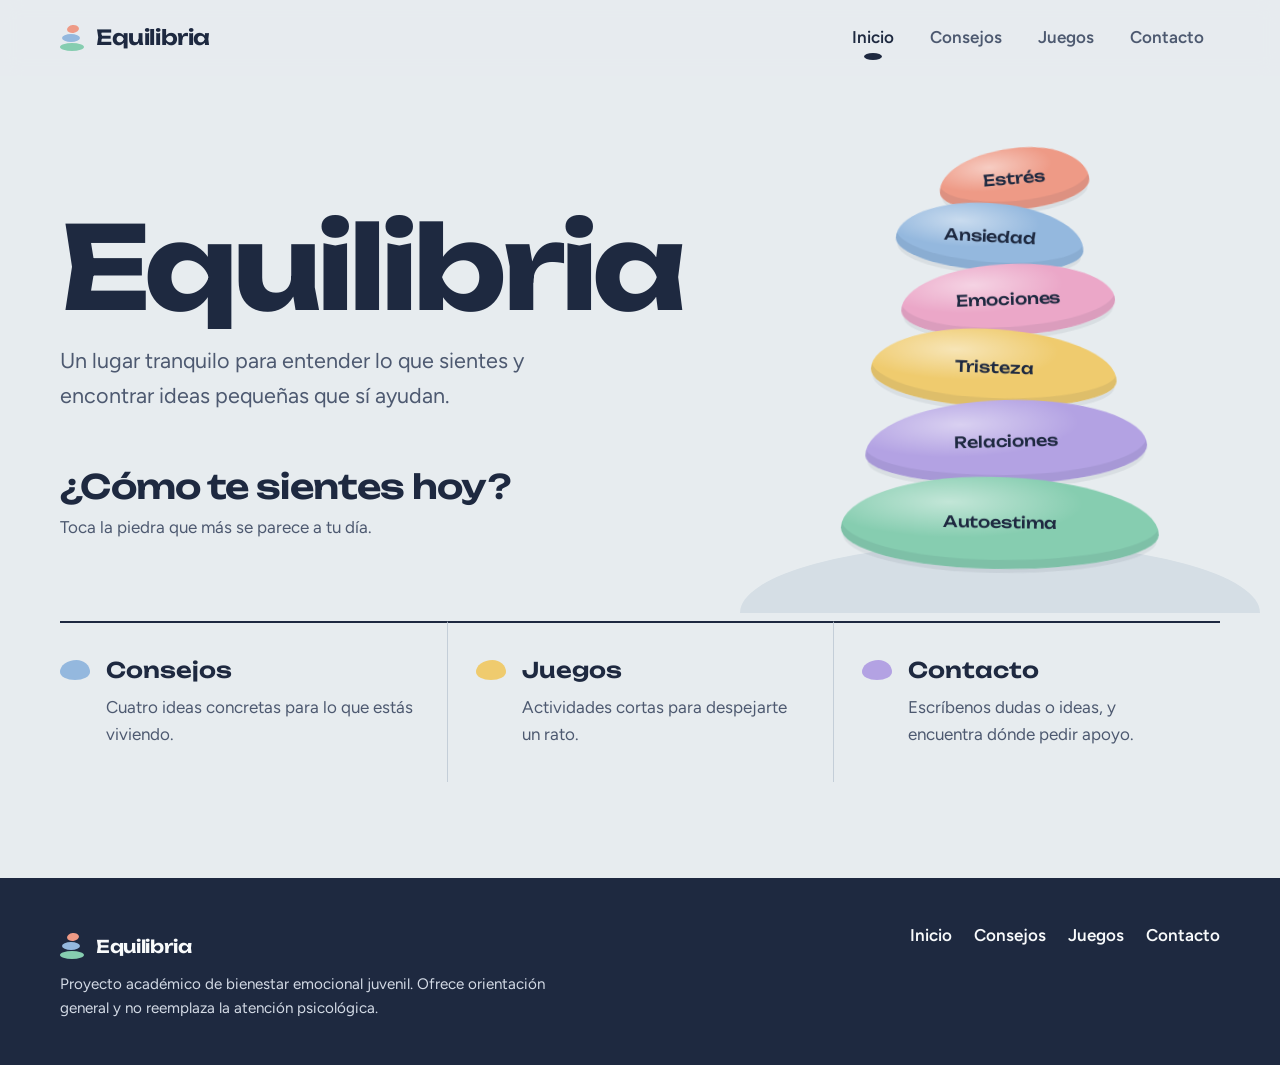
<file: index.html>
<!DOCTYPE html>
<html lang="es">
<head>
  <meta charset="utf-8">
  <meta name="viewport" content="width=device-width, initial-scale=1">
  <meta name="description" content="Equilibria: un espacio juvenil de bienestar emocional">
  <title>Equilibria | Tu espacio de bienestar emocional</title>
  <link rel="preconnect" href="https://fonts.googleapis.com">
  <link rel="preconnect" href="https://fonts.gstatic.com" crossorigin>
  <link href="https://fonts.googleapis.com/css2?family=Figtree:ital,wght@0,400;0,600;0,700;1,400&family=Unbounded:wght@500;600;700&display=swap" rel="stylesheet">
  <link rel="stylesheet" href="css/estilos.css">
</head>
<body>
  <a class="saltars" href="#contenido">Saltar al contenido</a>

  <header class="cabecera">
    <nav class="nav contenedor" aria-label="Navegación principal">
      <a class="marca" href="index.html">
        <span class="marca-pila" aria-hidden="true"><i></i><i></i><i></i></span>
        Equilibria
      </a>
      <button class="menu-boton" id="boton-menu" type="button" aria-expanded="false" aria-controls="enlaces-nav">Menú</button>
      <div class="nav-enlaces" id="enlaces-nav">
        <a href="index.html">Inicio</a>
        <a href="consejos.html">Consejos</a>
        <a href="juegos.html">Juegos</a>
        <a href="contacto.html">Contacto</a>
      </div>
    </nav>
  </header>

  <main id="contenido">

    <section class="portada contenedor" id="explorar">
      <div class="portada-texto">
        <h1 class="titulo-marca">Equilibria</h1>
        <p class="portada-lema">Un lugar tranquilo para entender lo que sientes y encontrar ideas pequeñas que sí ayudan.</p>

        <h2 class="pregunta" id="pregunta">¿Cómo te sientes hoy?</h2>
        <p class="pregunta-ayuda">Toca la piedra que más se parece a tu día.</p>

        <div class="aviso-seleccion" id="acceso-rapido" hidden>
          <p>La última vez elegiste <strong data-tema-actual></strong>.</p>
          <a class="boton chico" data-enlace-consejos href="consejos.html">Ver mis consejos</a>
        </div>
      </div>

      <div class="pila" id="opciones-tema" role="group" aria-labelledby="pregunta"></div>
    </section>


    <nav class="accesos contenedor" aria-label="Explorar Equilibria">
      <a class="acceso tema-azul" href="consejos.html">
        <span class="acceso-guijarro" aria-hidden="true"></span>
        <strong>Consejos</strong>
        <span>Cuatro ideas concretas para lo que estás viviendo.</span>
      </a>
      <a class="acceso tema-amarillo" href="juegos.html">
        <span class="acceso-guijarro" aria-hidden="true"></span>
        <strong>Juegos</strong>
        <span>Actividades cortas para despejarte un rato.</span>
      </a>
      <a class="acceso tema-violeta" href="contacto.html">
        <span class="acceso-guijarro" aria-hidden="true"></span>
        <strong>Contacto</strong>
        <span>Escríbenos dudas o ideas, y encuentra dónde pedir apoyo.</span>
      </a>
    </nav>
  </main>

  <footer class="pie">
    <div class="contenedor pie-contenido">
      <div>
        <a class="marca" href="index.html">
          <span class="marca-pila" aria-hidden="true"><i></i><i></i><i></i></span>
          Equilibria
        </a>
        <p>Proyecto académico de bienestar emocional juvenil. Ofrece orientación general y no reemplaza la atención psicológica.</p>
      </div>
      <nav class="pie-enlaces" aria-label="Enlaces del pie">
        <a href="index.html">Inicio</a>
        <a href="consejos.html">Consejos</a>
        <a href="juegos.html">Juegos</a>
        <a href="contacto.html">Contacto</a>
      </nav>
    </div>
  </footer>

  <script src="js/equilibria.js"></script>
</body>
</html>
</file>
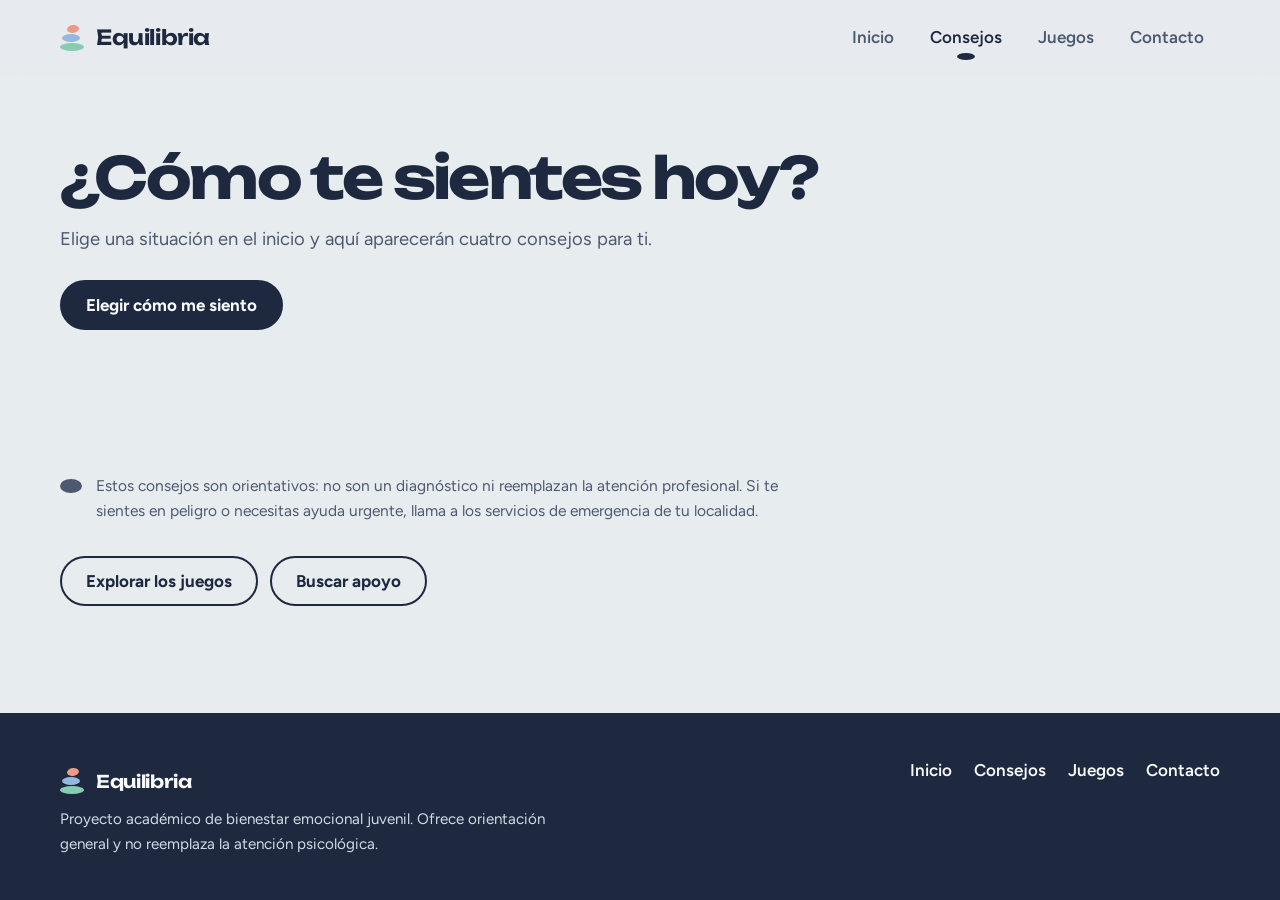
<file: consejos.html>
<!DOCTYPE html>
<html lang="es">
<head>
  <meta charset="utf-8">
  <meta name="viewport" content="width=device-width, initial-scale=1">
  <meta name="description" content="Equilibria: un espacio juvenil de bienestar emocional">
  <title>Mis consejos | Equilibria</title>
  <link rel="preconnect" href="https://fonts.googleapis.com">
  <link rel="preconnect" href="https://fonts.gstatic.com" crossorigin>
  <link href="https://fonts.googleapis.com/css2?family=Figtree:ital,wght@0,400;0,600;0,700;1,400&family=Unbounded:wght@500;600;700&display=swap" rel="stylesheet">
  <link rel="stylesheet" href="css/estilos.css">
</head>
<body>
  <a class="saltars" href="#contenido">Saltar al contenido</a>

  <header class="cabecera">
    <nav class="nav contenedor" aria-label="Navegación principal">
      <a class="marca" href="index.html">
        <span class="marca-pila" aria-hidden="true"><i></i><i></i><i></i></span>
        Equilibria
      </a>
      <button class="menu-boton" id="boton-menu" type="button" aria-expanded="false" aria-controls="enlaces-nav">Menú</button>
      <div class="nav-enlaces" id="enlaces-nav">
        <a href="index.html">Inicio</a>
        <a href="consejos.html">Consejos</a>
        <a href="juegos.html">Juegos</a>
        <a href="contacto.html">Contacto</a>
      </div>
    </nav>
  </header>

  <main id="contenido">

    <section class="cabecera-consejos" id="cabecera-consejos"></section>

    <section class="zona-consejos">
      <div class="contenedor">
        <p class="instruccion" id="instruccion-consejos" hidden>Toca una tarjeta para leerla. Vuelve a tocarla para cerrarla.</p>
        <div class="grid-consejos" id="lista-consejos" aria-live="polite"></div>

        <p class="nota" id="nota-consejos" hidden>Estos consejos son orientativos: no son un diagnóstico ni reemplazan la atención profesional. Si te sientes en peligro o necesitas ayuda urgente, llama a los servicios de emergencia de tu localidad.</p>

        <div class="fila-acciones">
          <a href="juegos.html" class="boton secundario">Explorar los juegos</a>
          <a href="contacto.html" class="boton secundario">Buscar apoyo</a>
        </div>
      </div>
    </section>
  </main>

  <footer class="pie">
    <div class="contenedor pie-contenido">
      <div>
        <a class="marca" href="index.html">
          <span class="marca-pila" aria-hidden="true"><i></i><i></i><i></i></span>
          Equilibria
        </a>
        <p>Proyecto académico de bienestar emocional juvenil. Ofrece orientación general y no reemplaza la atención psicológica.</p>
      </div>
      <nav class="pie-enlaces" aria-label="Enlaces del pie">
        <a href="index.html">Inicio</a>
        <a href="consejos.html">Consejos</a>
        <a href="juegos.html">Juegos</a>
        <a href="contacto.html">Contacto</a>
      </nav>
    </div>
  </footer>

  <script src="js/equilibria.js"></script>
</body>
</html>
</file>
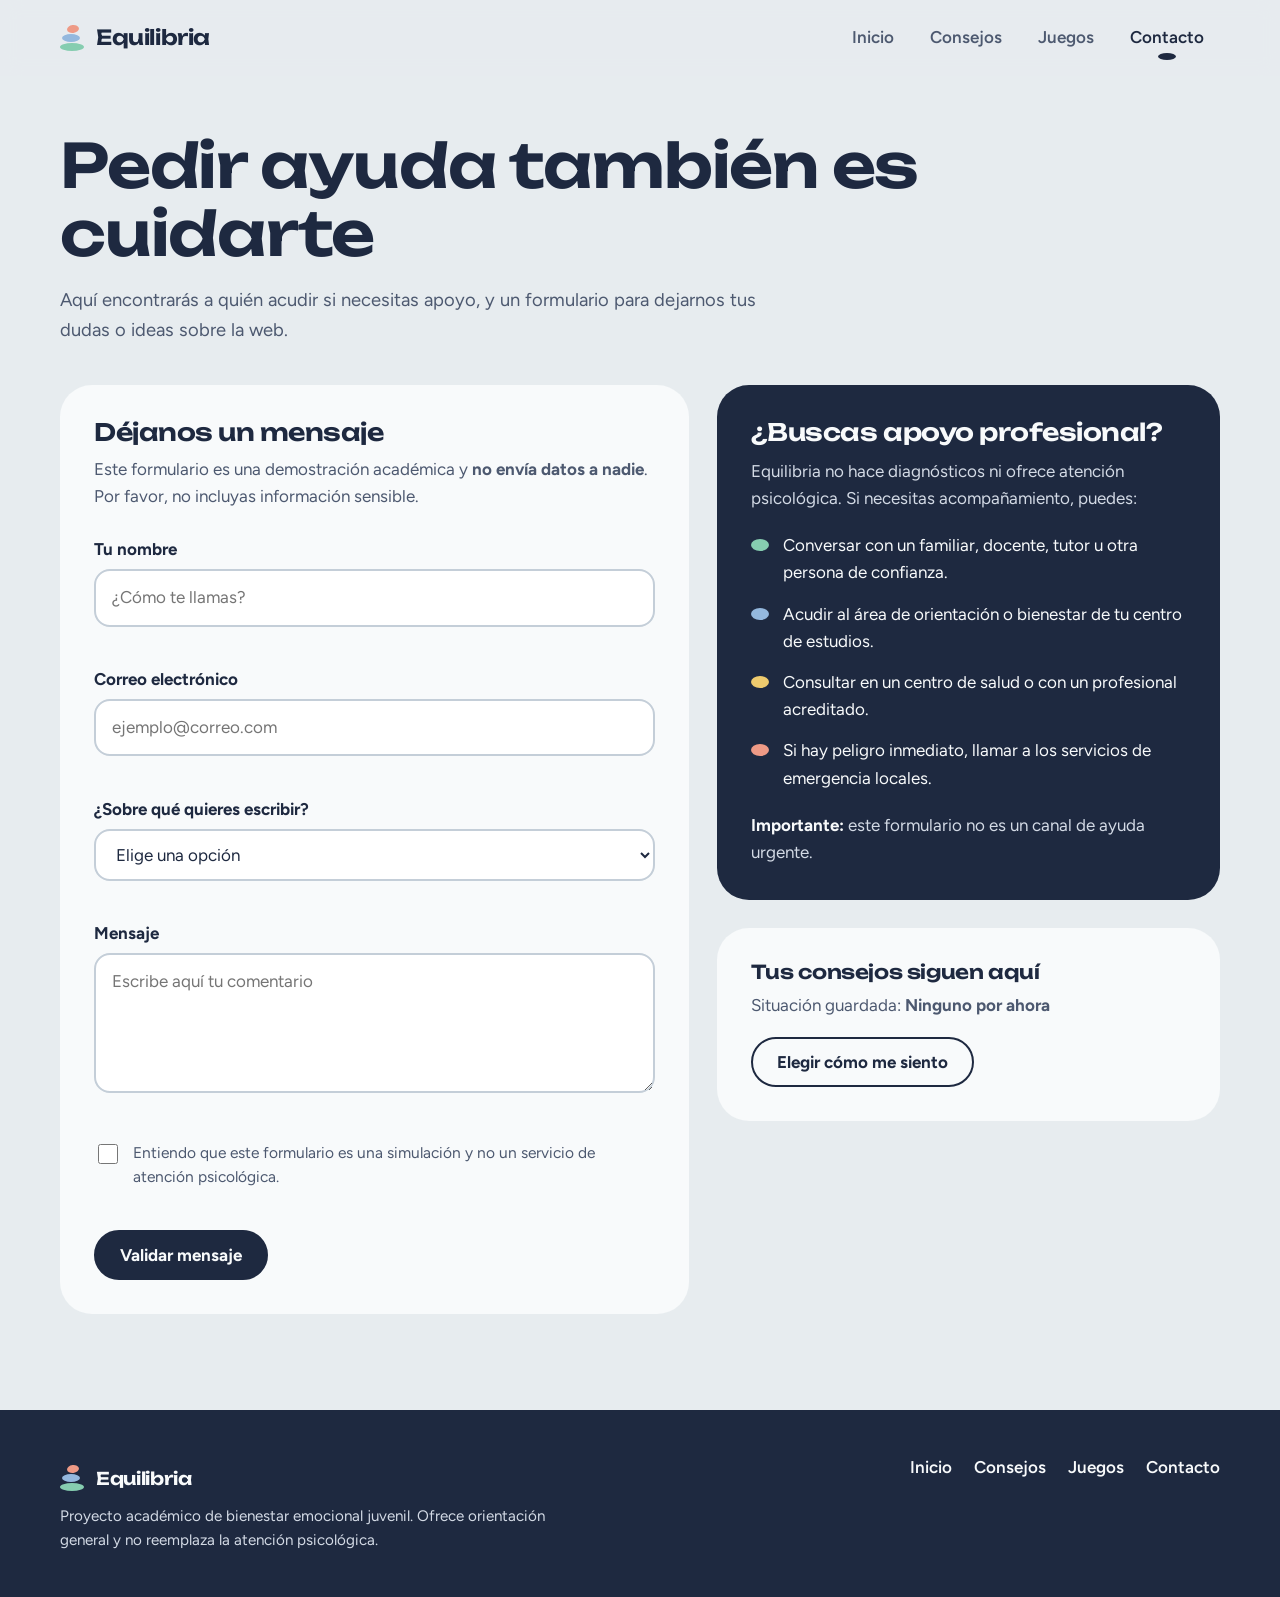
<file: contacto.html>
<!DOCTYPE html>
<html lang="es">
<head>
  <meta charset="utf-8">
  <meta name="viewport" content="width=device-width, initial-scale=1">
  <meta name="description" content="Equilibria: un espacio juvenil de bienestar emocional">
  <title>Ayuda y contacto | Equilibria</title>
  <link rel="preconnect" href="https://fonts.googleapis.com">
  <link rel="preconnect" href="https://fonts.gstatic.com" crossorigin>
  <link href="https://fonts.googleapis.com/css2?family=Figtree:ital,wght@0,400;0,600;0,700;1,400&family=Unbounded:wght@500;600;700&display=swap" rel="stylesheet">
  <link rel="stylesheet" href="css/estilos.css">
</head>
<body>
  <a class="saltars" href="#contenido">Saltar al contenido</a>

  <header class="cabecera">
    <nav class="nav contenedor" aria-label="Navegación principal">
      <a class="marca" href="index.html">
        <span class="marca-pila" aria-hidden="true"><i></i><i></i><i></i></span>
        Equilibria
      </a>
      <button class="menu-boton" id="boton-menu" type="button" aria-expanded="false" aria-controls="enlaces-nav">Menú</button>
      <div class="nav-enlaces" id="enlaces-nav">
        <a href="index.html">Inicio</a>
        <a href="consejos.html">Consejos</a>
        <a href="juegos.html">Juegos</a>
        <a href="contacto.html">Contacto</a>
      </div>
    </nav>
  </header>

  <main id="contenido">
    <section class="encabezado contenedor">
      <h1>Pedir ayuda también es cuidarte</h1>
      <p>Aquí encontrarás a quién acudir si necesitas apoyo, y un formulario para dejarnos tus dudas o ideas sobre la web.</p>
    </section>

    <section class="contenedor grid-contacto">
      <div class="bloque">
        <h2>Déjanos un mensaje</h2>
        <p>Este formulario es una demostración académica y <strong>no envía datos a nadie</strong>. Por favor, no incluyas información sensible.</p>

        <form class="formulario" id="form-contacto" novalidate>
          <div class="grupo-form">
            <label for="nombre">Tu nombre</label>
            <input id="nombre" name="nombre" autocomplete="name" maxlength="70" placeholder="¿Cómo te llamas?" required>
            <small class="error" id="error-nombre"></small>
          </div>
          <div class="grupo-form">
            <label for="correo">Correo electrónico</label>
            <input id="correo" name="correo" type="email" autocomplete="email" maxlength="120" placeholder="ejemplo@correo.com" required>
            <small class="error" id="error-correo"></small>
          </div>
          <div class="grupo-form">
            <label for="motivo">¿Sobre qué quieres escribir?</label>
            <select id="motivo" name="motivo" required>
              <option value="">Elige una opción</option>
              <option value="consulta">Consulta general</option>
              <option value="sugerencia">Sugerencia para la web</option>
              <option value="tecnico">Problema técnico</option>
            </select>
            <small class="error" id="error-motivo"></small>
          </div>
          <div class="grupo-form">
            <label for="mensaje">Mensaje</label>
            <textarea id="mensaje" name="mensaje" maxlength="500" placeholder="Escribe aquí tu comentario" required></textarea>
            <small class="error" id="error-mensaje"></small>
          </div>
          <div>
            <label class="fila-check">
              <input id="acepto" type="checkbox" required>
              <span>Entiendo que este formulario es una simulación y no un servicio de atención psicológica.</span>
            </label>
            <small class="error" id="error-acepto"></small>
          </div>
          <button class="boton" type="submit">Validar mensaje</button>
          <div class="confirmacion" id="confirmacion" role="status" aria-live="polite" hidden></div>
        </form>
      </div>

      <aside>
        <div class="cuadro-ayuda">
          <h2>¿Buscas apoyo profesional?</h2>
          <p>Equilibria no hace diagnósticos ni ofrece atención psicológica. Si necesitas acompañamiento, puedes:</p>
          <ul class="lista-ayuda">
            <li>Conversar con un familiar, docente, tutor u otra persona de confianza.</li>
            <li>Acudir al área de orientación o bienestar de tu centro de estudios.</li>
            <li>Consultar en un centro de salud o con un profesional acreditado.</li>
            <li>Si hay peligro inmediato, llamar a los servicios de emergencia locales.</li>
          </ul>
          <p><strong>Importante:</strong> este formulario no es un canal de ayuda urgente.</p>
        </div>

        <div class="bloque bloque-tema">
          <h3>Tus consejos siguen aquí</h3>
          <p>Situación guardada: <strong data-tema-actual></strong></p>
          <a class="boton secundario" data-enlace-consejos href="consejos.html">Consejos</a>
        </div>
      </aside>
    </section>
  </main>

  <footer class="pie">
    <div class="contenedor pie-contenido">
      <div>
        <a class="marca" href="index.html">
          <span class="marca-pila" aria-hidden="true"><i></i><i></i><i></i></span>
          Equilibria
        </a>
        <p>Proyecto académico de bienestar emocional juvenil. Ofrece orientación general y no reemplaza la atención psicológica.</p>
      </div>
      <nav class="pie-enlaces" aria-label="Enlaces del pie">
        <a href="index.html">Inicio</a>
        <a href="consejos.html">Consejos</a>
        <a href="juegos.html">Juegos</a>
        <a href="contacto.html">Contacto</a>
      </nav>
    </div>
  </footer>

  <script src="js/equilibria.js"></script>
</body>
</html>
</file>
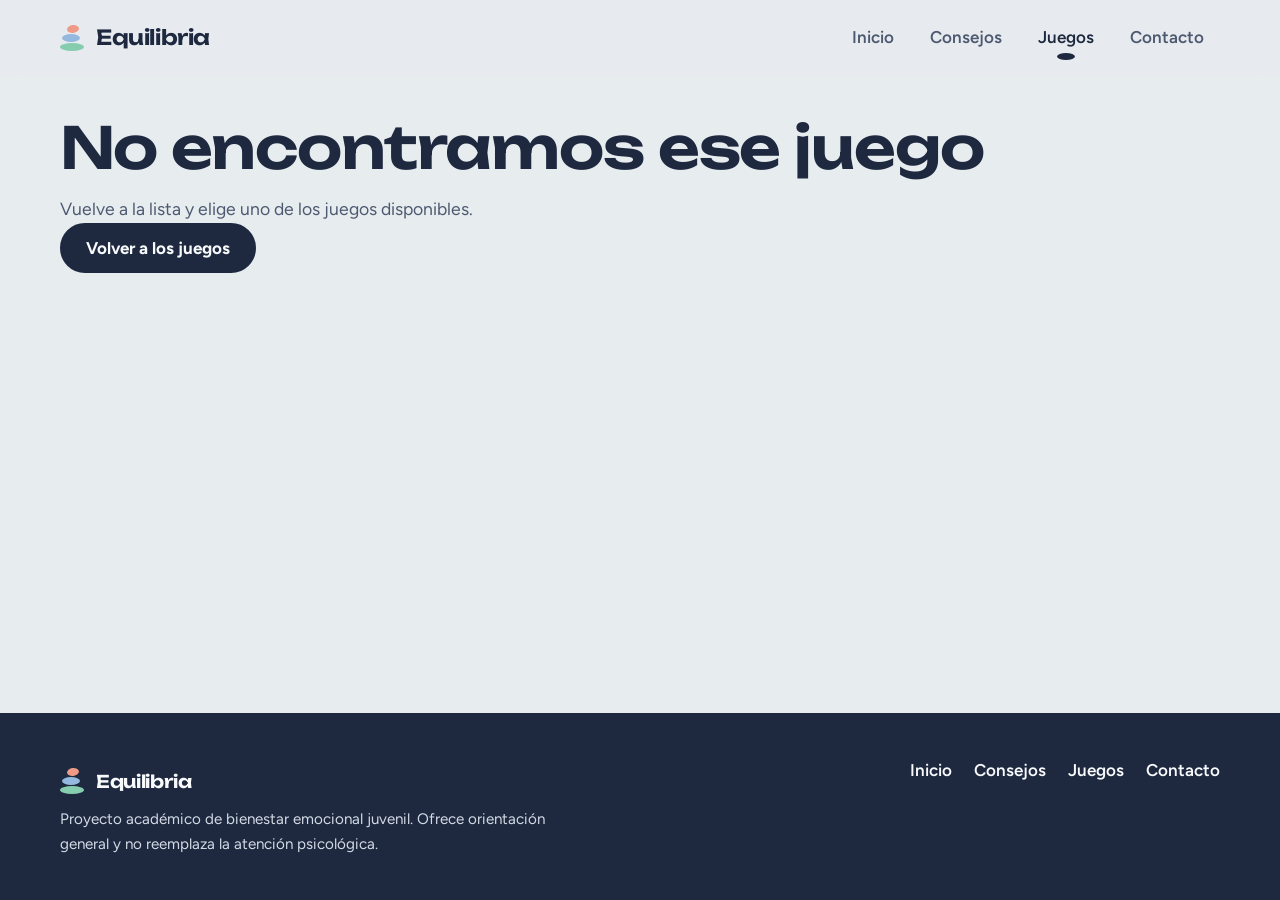
<file: juego.html>
<!DOCTYPE html>
<html lang="es">
<head>
  <meta charset="utf-8">
  <meta name="viewport" content="width=device-width, initial-scale=1">
  <meta name="description" content="Equilibria: un espacio juvenil de bienestar emocional">
  <title>Juego | Equilibria</title>
  <link rel="preconnect" href="https://fonts.googleapis.com">
  <link rel="preconnect" href="https://fonts.gstatic.com" crossorigin>
  <link href="https://fonts.googleapis.com/css2?family=Figtree:ital,wght@0,400;0,600;0,700;1,400&family=Unbounded:wght@500;600;700&display=swap" rel="stylesheet">
  <link rel="stylesheet" href="css/estilos.css">
  <link rel="stylesheet" href="css/juegos.css">
</head>
<body>
  <a class="saltars" href="#contenido">Saltar al contenido</a>

  <header class="cabecera">
    <nav class="nav contenedor" aria-label="Navegación principal">
      <a class="marca" href="index.html">
        <span class="marca-pila" aria-hidden="true"><i></i><i></i><i></i></span>
        Equilibria
      </a>
      <button class="menu-boton" id="boton-menu" type="button" aria-expanded="false" aria-controls="enlaces-nav">Menú</button>
      <div class="nav-enlaces" id="enlaces-nav">
        <a href="index.html">Inicio</a>
        <a href="consejos.html">Consejos</a>
        <a href="juegos.html">Juegos</a>
        <a href="contacto.html">Contacto</a>
      </div>
    </nav>
  </header>

  <main id="contenido">
    <div class="contenedor">
      <section class="zona-juego" id="juego-detalle"></section>
    </div>
  </main>

  <footer class="pie">
    <div class="contenedor pie-contenido">
      <div>
        <a class="marca" href="index.html">
          <span class="marca-pila" aria-hidden="true"><i></i><i></i><i></i></span>
          Equilibria
        </a>
        <p>Proyecto académico de bienestar emocional juvenil. Ofrece orientación general y no reemplaza la atención psicológica.</p>
      </div>
      <nav class="pie-enlaces" aria-label="Enlaces del pie">
        <a href="index.html">Inicio</a>
        <a href="consejos.html">Consejos</a>
        <a href="juegos.html">Juegos</a>
        <a href="contacto.html">Contacto</a>
      </nav>
    </div>
  </footer>

  <script src="js/equilibria.js"></script>
</body>
</html>
</file>
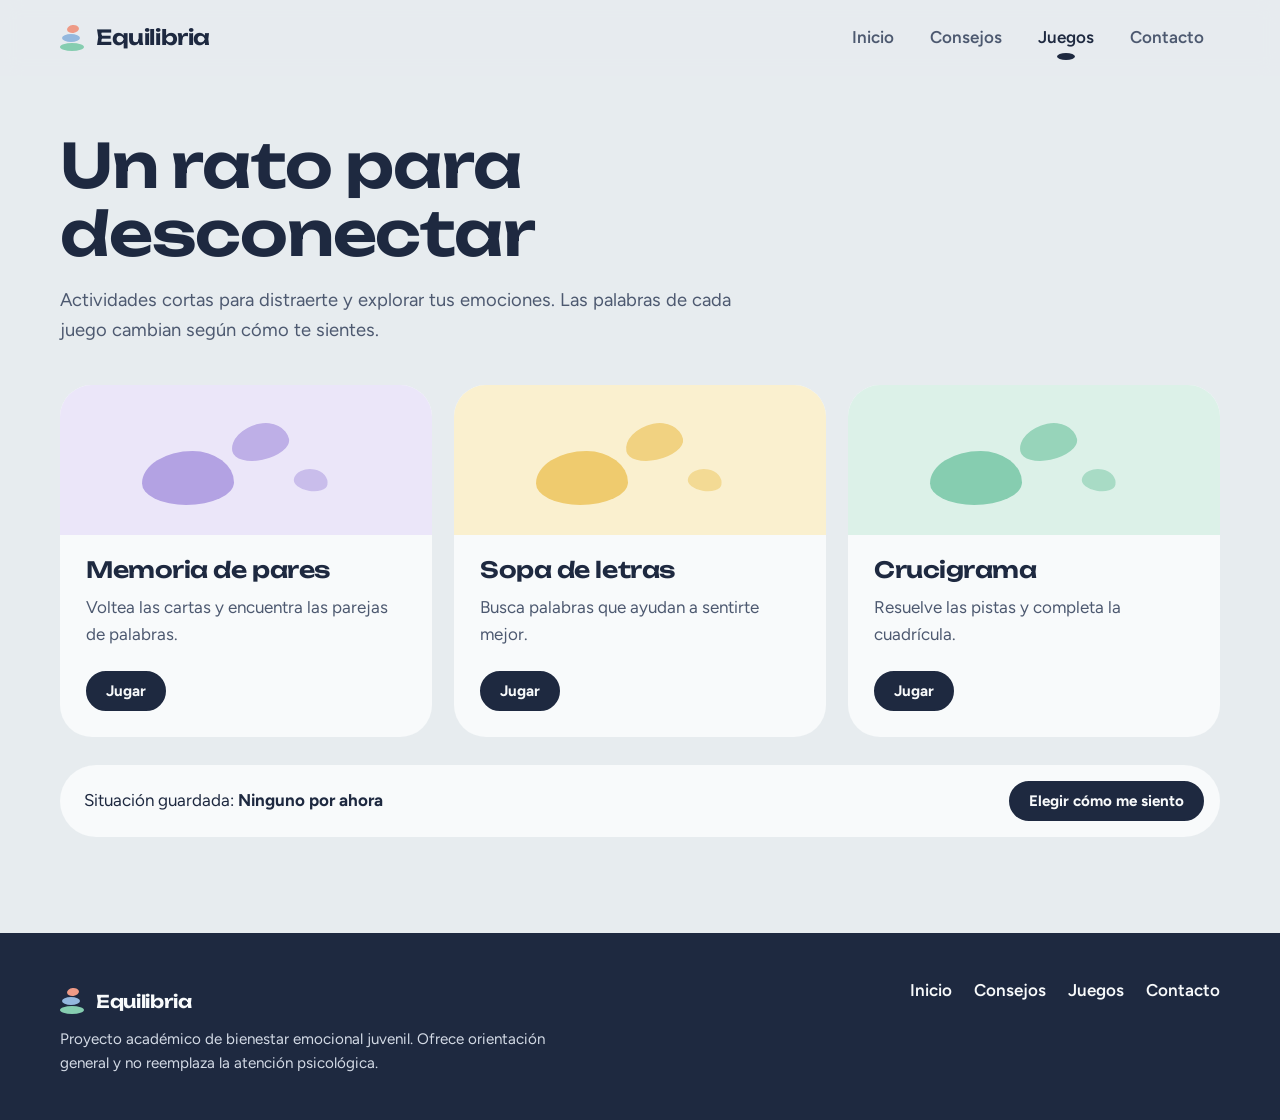
<file: juegos.html>
<!DOCTYPE html>
<html lang="es">
<head>
  <meta charset="utf-8">
  <meta name="viewport" content="width=device-width, initial-scale=1">
  <meta name="description" content="Equilibria: un espacio juvenil de bienestar emocional">
  <title>Juegos | Equilibria</title>
  <link rel="preconnect" href="https://fonts.googleapis.com">
  <link rel="preconnect" href="https://fonts.gstatic.com" crossorigin>
  <link href="https://fonts.googleapis.com/css2?family=Figtree:ital,wght@0,400;0,600;0,700;1,400&family=Unbounded:wght@500;600;700&display=swap" rel="stylesheet">
  <link rel="stylesheet" href="css/estilos.css">
</head>
<body>
  <a class="saltars" href="#contenido">Saltar al contenido</a>

  <header class="cabecera">
    <nav class="nav contenedor" aria-label="Navegación principal">
      <a class="marca" href="index.html">
        <span class="marca-pila" aria-hidden="true"><i></i><i></i><i></i></span>
        Equilibria
      </a>
      <button class="menu-boton" id="boton-menu" type="button" aria-expanded="false" aria-controls="enlaces-nav">Menú</button>
      <div class="nav-enlaces" id="enlaces-nav">
        <a href="index.html">Inicio</a>
        <a href="consejos.html">Consejos</a>
        <a href="juegos.html">Juegos</a>
        <a href="contacto.html">Contacto</a>
      </div>
    </nav>
  </header>

  <main id="contenido">
    <section class="encabezado contenedor">
      <h1>Un rato para desconectar</h1>
      <p>Actividades cortas para distraerte y explorar tus emociones. Las palabras de cada juego cambian según cómo te sientes.</p>
    </section>

    <section class="contenedor">
      <div class="grid-juegos" id="lista-juegos"></div>

      <div class="recordatorio">
        <p>Situación guardada: <strong data-tema-actual></strong></p>
        <a class="boton chico" data-enlace-consejos href="consejos.html">Consejos</a>
      </div>
    </section>
  </main>

  <footer class="pie">
    <div class="contenedor pie-contenido">
      <div>
        <a class="marca" href="index.html">
          <span class="marca-pila" aria-hidden="true"><i></i><i></i><i></i></span>
          Equilibria
        </a>
        <p>Proyecto académico de bienestar emocional juvenil. Ofrece orientación general y no reemplaza la atención psicológica.</p>
      </div>
      <nav class="pie-enlaces" aria-label="Enlaces del pie">
        <a href="index.html">Inicio</a>
        <a href="consejos.html">Consejos</a>
        <a href="juegos.html">Juegos</a>
        <a href="contacto.html">Contacto</a>
      </nav>
    </div>
  </footer>

  <script src="js/equilibria.js"></script>
</body>
</html>
</file>
<file: css/estilos.css>
/* =====================================================================
   EQUILIBRIA — Hoja de estilos
   Idea visual: una pila de piedras en equilibrio. Cada emoción es una
   piedra de color; el resto del sitio se mantiene tranquilo (neblina +
   tinta pizarra) para que las piedras sean lo memorable.

   ÍNDICE
   1. Variables (colores, tipografía, medidas)
   2. Colores de cada situación (tema-coral, tema-azul…)
   3. Base y utilidades
   4. Cabecera y navegación
   5. Botones y elementos comunes
   6. Inicio: portada y pila de piedras
   7. Inicio: accesos
   8. Consejos: cabecera y tarjetas que giran
   9. Juegos
   10. Contacto
   11. Pie de página
   12. Adaptación a pantallas pequeñas y movimiento reducido
   ===================================================================== */

/* 1. VARIABLES ------------------------------------------------------ */
:root {
  --niebla: #e7ecef;        /* fondo general */
  --niebla-honda: #d5dee5;  /* suelo donde descansa la pila */
  --papel: #f8fafb;         /* superficies claras */
  --pizarra: #1e2940;       /* texto principal y botones */
  --pizarra-suave: #4d5970; /* texto secundario */
  --linea: #c4ced8;         /* bordes suaves */

  --fuente-titulo: 'Unbounded', 'Arial Rounded MT Bold', 'Trebuchet MS', sans-serif;
  --fuente-texto: 'Figtree', 'Segoe UI', system-ui, sans-serif;

  --ancho: 1160px;
  --curva: cubic-bezier(.34, 1.4, .5, 1); /* rebote suave para piedras */
}

/* 2. COLORES DE CADA SITUACIÓN --------------------------------------
   --tema: color de la piedra · --tema-claro: fondo suave
   --acento: versión oscura, legible sobre fondos claros            */
.tema-coral    { --tema: #ee9a86; --tema-claro: #fbe3dc; --acento: #9c4330; }
.tema-azul     { --tema: #94b8de; --tema-claro: #e1ebf6; --acento: #2d5c8c; }
.tema-amarillo { --tema: #efcb6e; --tema-claro: #faf0cf; --acento: #77590c; }
.tema-menta    { --tema: #86cdb0; --tema-claro: #dcf1e8; --acento: #216c56; }
.tema-violeta  { --tema: #b3a2e3; --tema-claro: #ebe6f9; --acento: #5741a3; }
.tema-rosa     { --tema: #eba7c8; --tema-claro: #f9e5ee; --acento: #953a68; }

/* 3. BASE ----------------------------------------------------------- */
*, *::before, *::after { box-sizing: border-box; }
html { scroll-behavior: smooth; overflow-x: clip; }
body {
  margin: 0;
  min-height: 100vh;
  display: flex;
  flex-direction: column;
  background: var(--niebla);
  color: var(--pizarra);
  font-family: var(--fuente-texto);
  font-size: 1.0625rem;
  line-height: 1.6;
  -webkit-font-smoothing: antialiased;
}
main { flex: 1; overflow-x: clip; }
a { color: inherit; }
button, input, textarea, select { font: inherit; color: inherit; }
button { cursor: pointer; }
img { max-width: 100%; }
h1, h2, h3 { font-family: var(--fuente-titulo); font-weight: 600; line-height: 1.12; letter-spacing: -.02em; margin: 0; }
p { margin: 0; }

:focus-visible { outline: 3px solid var(--pizarra); outline-offset: 4px; }

.contenedor { width: min(var(--ancho), calc(100% - 40px)); margin-inline: auto; }
.saltars { position: absolute; left: -9999px; top: 10px; z-index: 100; padding: 10px 16px; background: var(--pizarra); color: var(--papel); border-radius: 99px; }
.saltars:focus { left: 10px; }
.sr-only { position: absolute; width: 1px; height: 1px; overflow: hidden; clip: rect(0 0 0 0); white-space: nowrap; }

/* 4. CABECERA ------------------------------------------------------- */
.cabecera {
  position: sticky; top: 0; z-index: 50;
  background: rgba(231, 236, 239, .9);
  backdrop-filter: blur(10px);
}
.nav { display: flex; align-items: center; justify-content: space-between; gap: 16px; min-height: 76px; }

.marca { display: inline-flex; align-items: center; gap: 12px; text-decoration: none; font-family: var(--fuente-titulo); font-weight: 600; font-size: 1.3rem; letter-spacing: -.02em; }
/* Logotipo: tres piedras pequeñas apiladas */
.marca-pila { display: inline-flex; flex-direction: column; align-items: center; gap: 1px; }
.marca-pila i { display: block; height: 8px; border-radius: 50%; }
.marca-pila i:nth-child(1) { width: 12px; background: #ee9a86; transform: translateX(1px) rotate(-6deg); }
.marca-pila i:nth-child(2) { width: 18px; background: #94b8de; transform: translateX(-1px); }
.marca-pila i:nth-child(3) { width: 24px; background: #86cdb0; }

.nav-enlaces { display: flex; gap: 4px; }
.nav-enlaces a { position: relative; padding: 10px 16px; text-decoration: none; font-weight: 600; color: var(--pizarra-suave); }
.nav-enlaces a:hover { color: var(--pizarra); }
.nav-enlaces a.activo { color: var(--pizarra); }
/* La página actual se marca con una pequeña piedra debajo */
.nav-enlaces a.activo::after {
  content: ''; position: absolute; left: 50%; bottom: 2px;
  width: 18px; height: 7px; margin-left: -9px;
  border-radius: 50%; background: var(--pizarra);
}
.menu-boton { display: none; border: 2px solid var(--pizarra); background: transparent; border-radius: 99px; padding: 6px 16px; font-weight: 700; }

/* 5. BOTONES Y COMUNES --------------------------------------------- */
.boton {
  display: inline-flex; align-items: center; justify-content: center; gap: 8px;
  padding: 13px 24px; border: 2px solid var(--pizarra); border-radius: 99px;
  background: var(--pizarra); color: var(--papel);
  font-weight: 700; text-decoration: none; line-height: 1.2;
  transition: transform .15s ease, background-color .15s ease;
}
.boton:hover { transform: translateY(-2px); }
.boton:active { transform: translateY(0); }
.boton.secundario { background: transparent; color: var(--pizarra); }
.boton.secundario:hover { background: var(--papel); }
.boton.claro { background: var(--papel); border-color: var(--papel); color: var(--pizarra); }
.boton.chico { padding: 9px 18px; font-size: .95rem; }

.fila-acciones { display: flex; flex-wrap: wrap; gap: 12px; margin-top: 32px; }

/* Cabecera de páginas internas (Juegos, Contacto) */
.encabezado { padding: 56px 0 40px; }
.encabezado h1 { font-size: clamp(2.2rem, 5vw, 3.8rem); max-width: 16ch; }
.encabezado p { margin-top: 18px; max-width: 58ch; color: var(--pizarra-suave); font-size: 1.15rem; }

/* Avisos y notas */
.nota {
  display: flex; gap: 14px; align-items: flex-start;
  margin-top: 40px; max-width: 72ch;
  color: var(--pizarra-suave); font-size: .97rem;
}
.nota::before { content: ''; flex: none; width: 22px; height: 14px; margin-top: 5px; border-radius: 50%; background: var(--pizarra-suave); }

.recordatorio {
  display: flex; flex-wrap: wrap; align-items: center; justify-content: space-between; gap: 14px;
  margin-top: 28px; padding: 16px 16px 16px 24px;
  background: var(--papel); border-radius: 99px;
}
.recordatorio strong { font-weight: 700; }

/* 6. INICIO: PORTADA Y PILA DE PIEDRAS ----------------------------- */
.portada {
  display: grid; grid-template-columns: 1fr minmax(320px, 440px);
  gap: 48px; align-items: end;
  padding: 48px 0 0;
}
.portada-texto { padding-bottom: 72px; }
.titulo-marca {
  font-size: clamp(3.2rem, 9vw, 7.4rem);
  font-weight: 700; letter-spacing: -.045em; line-height: .95;
}
.portada-lema { margin-top: 22px; max-width: 34ch; font-size: clamp(1.15rem, 2vw, 1.35rem); color: var(--pizarra-suave); }
.pregunta { margin-top: 56px; font-size: clamp(1.5rem, 3vw, 2.1rem); }
.pregunta-ayuda { margin-top: 8px; color: var(--pizarra-suave); }

.aviso-seleccion { display: flex; flex-wrap: wrap; align-items: center; gap: 14px; margin-top: 26px; }
.aviso-seleccion[hidden] { display: none; }
.aviso-seleccion p { color: var(--pizarra-suave); }
.aviso-seleccion strong { color: var(--pizarra); }

/* La pila. Cada piedra es un <button> que genera principal.js */
.pila {
  position: relative;
  display: flex; flex-direction: column; align-items: center;
  padding: 24px 0 0;
}
/* el suelo bajo la pila */
.pila::after {
  content: ''; display: block;
  width: 118%; height: 70px; margin-top: -26px;
  border-radius: 50% 50% 0 0 / 100% 100% 0 0;
  background: var(--niebla-honda);
  z-index: -1;
}
.piedra {
  --escala: 1;
  position: relative;
  width: calc(var(--w) * var(--escala));
  height: calc(var(--h) * var(--escala));
  margin-top: -7px;
  transform: translateX(var(--dx)) rotate(var(--rot));
  border: 0;
  border-radius: var(--forma);
  background:
    radial-gradient(ellipse 60% 55% at 34% 28%, rgba(255,255,255,.5), transparent 70%),
    var(--tema);
  box-shadow: inset 0 -9px 0 rgba(30, 41, 64, .08), 0 6px 0 -2px rgba(30, 41, 64, .07);
  font-family: var(--fuente-titulo); font-weight: 500;
  font-size: calc(.98rem * var(--escala));
  letter-spacing: -.01em;
  color: var(--pizarra);
  transition: transform .35s var(--curva);
  animation: apilar .6s var(--curva) both;
  animation-delay: calc(var(--orden) * 110ms + 150ms);
}
.piedra:first-child { margin-top: 0; }
.piedra:hover { transform: translateX(var(--dx)) rotate(calc(var(--rot) * -1)) translateY(-4px); }
.piedra:active { transform: translateX(var(--dx)) rotate(var(--rot)) translateY(1px) scale(.98); }
.piedra:focus-visible { outline-offset: 3px; z-index: 2; }
/* la piedra elegida la última vez */
.piedra[aria-pressed="true"] { outline: 3px solid var(--pizarra); outline-offset: 3px; z-index: 1; }
/* al tocar una piedra, se eleva antes de cambiar de página */
.piedra.elegida { transform: translateX(var(--dx)) translateY(-18px) rotate(0deg) scale(1.04); }
/* el estrés siempre está un poco inestable */
.piedra.tambalea { animation: apilar .6s var(--curva) both, tambalear 3.6s ease-in-out 1.6s infinite; animation-delay: calc(var(--orden) * 110ms + 150ms), 1.6s; }

@keyframes apilar {
  from { opacity: 0; translate: 0 -60px; }
  to   { opacity: 1; translate: 0 0; }
}
@keyframes tambalear {
  0%, 100% { rotate: 0deg; }
  30% { rotate: 3deg; }
  60% { rotate: -2deg; }
}

/* 7. INICIO: ACCESOS ------------------------------------------------ */
.accesos { display: grid; grid-template-columns: repeat(3, 1fr); padding-top: 8px; }
.acceso {
  display: grid; grid-template-columns: auto 1fr; gap: 6px 16px; align-items: center;
  padding: 30px 28px 34px 0;
  border-top: 2px solid var(--pizarra);
  text-decoration: none;
}
.acceso + .acceso { padding-left: 28px; border-left: 1px solid var(--linea); }
.acceso-guijarro { width: 30px; height: 20px; border-radius: 55% 45% 50% 50% / 60% 60% 40% 40%; background: var(--tema); transition: transform .3s var(--curva); }
.acceso strong { font-family: var(--fuente-titulo); font-weight: 600; font-size: 1.35rem; }
.acceso span:last-child { grid-column: 2; color: var(--pizarra-suave); max-width: 30ch; }
.acceso:hover .acceso-guijarro { transform: translateY(-4px) rotate(-8deg); }
.acceso:hover strong { text-decoration: underline; text-underline-offset: 5px; text-decoration-thickness: 2px; }

/* 8. CONSEJOS ------------------------------------------------------- */
.cabecera-consejos { background: var(--tema-claro, transparent); overflow: hidden; }
.cabecera-consejos-interior {
  position: relative;
  display: grid; grid-template-columns: 1fr auto; gap: 32px; align-items: end;
  padding: 56px 0 48px;
}
.cabecera-consejos .previo { color: var(--acento); font-weight: 700; }
.cabecera-consejos h1 { margin-top: 6px; font-size: clamp(2.8rem, 8vw, 6rem); font-weight: 700; letter-spacing: -.045em; }
.cabecera-consejos .resumen { margin-top: 18px; max-width: 46ch; font-size: 1.2rem; }
.cabecera-consejos .frase { margin-top: 6px; max-width: 46ch; color: var(--acento); font-weight: 600; }
/* piedra grande decorativa del color del tema */
.cabecera-consejos-interior::before {
  content: ''; position: absolute; z-index: 0;
  right: -6%; top: -40%;
  width: min(46vw, 480px); aspect-ratio: 1.45;
  border-radius: 58% 42% 55% 45% / 62% 55% 45% 38%;
  background: radial-gradient(ellipse 55% 50% at 35% 30%, rgba(255,255,255,.45), transparent 70%), var(--tema);
  opacity: .55;
  transform: rotate(-8deg);
}
.cabecera-consejos-interior > * { position: relative; z-index: 1; }

/* sin situación elegida */
.sin-tema { padding: 64px 0; }
.sin-tema h1 { font-size: clamp(2.2rem, 5vw, 3.6rem); }
.sin-tema p { margin: 14px 0 26px; color: var(--pizarra-suave); font-size: 1.15rem; }

.zona-consejos { padding: 40px 0 0; }
.instruccion { color: var(--pizarra-suave); margin-bottom: 24px; }
.grid-consejos { display: grid; grid-template-columns: repeat(2, minmax(0, 1fr)); gap: 22px; }

/* Tarjeta que gira: botón > interior > (frente + dorso) */
.tarjeta-girable {
  display: block; width: 100%; padding: 0; border: 0; background: none;
  text-align: left; perspective: 1200px;
}
.tarjeta-girable-interior {
  display: grid; min-height: 220px;
  transition: transform .6s cubic-bezier(.3, .8, .3, 1);
  transform-style: preserve-3d;
}
.tarjeta-girable.girada .tarjeta-girable-interior { transform: rotateY(180deg); }
.cara-tarjeta {
  grid-area: 1 / 1;
  display: flex; flex-direction: column;
  padding: 26px 26px 22px;
  border-radius: 30px 30px 30px 30px;
  backface-visibility: hidden; -webkit-backface-visibility: hidden;
}
/* cada tarjeta tiene un contorno un poco distinto, como un guijarro */
.tarjeta-girable:nth-child(6n+1) .cara-tarjeta { border-radius: 34px 26px 38px 24px; }
.tarjeta-girable:nth-child(6n+2) .cara-tarjeta { border-radius: 24px 38px 28px 34px; }
.tarjeta-girable:nth-child(6n+3) .cara-tarjeta { border-radius: 36px 28px 24px 38px; }
.tarjeta-girable:nth-child(6n+4) .cara-tarjeta { border-radius: 28px 36px 34px 26px; }
.tarjeta-girable:nth-child(6n+5) .cara-tarjeta { border-radius: 38px 24px 30px 30px; }
.tarjeta-girable:nth-child(6n+6) .cara-tarjeta { border-radius: 26px 34px 38px 28px; }

.frente-tarjeta {
  background: radial-gradient(ellipse 70% 60% at 25% 15%, rgba(255,255,255,.42), transparent 70%), var(--tema);
  justify-content: space-between;
}
.titulo-tarjeta { font-family: var(--fuente-titulo); font-weight: 600; font-size: 1.6rem; line-height: 1.18; letter-spacing: -.02em; max-width: 16ch; }
.indicador-giro { margin-top: 20px; font-size: .92rem; font-weight: 600; opacity: .75; }

.dorso-tarjeta {
  transform: rotateY(180deg);
  background: var(--papel);
  box-shadow: inset 0 0 0 2px var(--tema);
}
.titulo-dorso { font-family: var(--fuente-titulo); font-weight: 600; font-size: 1.05rem; color: var(--acento); }
.texto-dorso { margin-top: 10px; max-width: 46ch; font-size: 1.1rem; flex: 1; }
.mini-etiqueta { margin-top: 16px; font-weight: 700; color: var(--acento); }
.dorso-tarjeta .indicador-giro { margin-top: 12px; }

.tarjeta-girable:hover .frente-tarjeta { filter: saturate(1.15); }
.tarjeta-girable:focus-visible { outline: none; }
.tarjeta-girable:focus-visible .cara-tarjeta { outline: 3px solid var(--pizarra); outline-offset: 4px; }

/* 9. JUEGOS --------------------------------------------------------- */
.grid-juegos { display: grid; grid-template-columns: repeat(3, minmax(0, 1fr)); gap: 22px; }
.juego {
  display: flex; flex-direction: column;
  padding: 0 0 26px;
  background: var(--papel); border-radius: 32px; overflow: hidden;
}
.juego-arte { position: relative; height: 150px; background: var(--tema-claro); display: grid; place-items: center; }
/* tres guijarros del color del juego */
.juego-arte span { position: absolute; border-radius: 55% 45% 52% 48% / 60% 58% 42% 40%; background: var(--tema); }
.juego-arte span:nth-child(1) { width: 92px; height: 54px; left: 22%; top: 44%; }
.juego-arte span:nth-child(2) { width: 58px; height: 36px; left: 46%; top: 26%; transform: rotate(-12deg); opacity: .8; }
.juego-arte span:nth-child(3) { width: 34px; height: 22px; left: 63%; top: 56%; transform: rotate(10deg); opacity: .6; }
.juego h2 { margin: 22px 26px 0; font-size: 1.4rem; }
.juego .estado { margin: 6px 26px 0; color: var(--acento); font-weight: 700; font-size: .95rem; }
.juego p.descripcion { margin: 12px 26px 22px; color: var(--pizarra-suave); }
.juego .boton { margin: auto 26px 0; align-self: flex-start; }

.caja-placeholder { max-width: 640px; padding: 72px 0; }
.caja-placeholder .juego-arte { height: 170px; border-radius: 32px; margin-bottom: 32px; }
.caja-placeholder .estado { color: var(--acento); font-weight: 700; }
.caja-placeholder h1 { margin-top: 6px; font-size: clamp(2.2rem, 5vw, 3.4rem); }
.caja-placeholder p { margin-top: 14px; color: var(--pizarra-suave); max-width: 56ch; }
.caja-placeholder .boton { margin-top: 28px; }

/* 10. CONTACTO ------------------------------------------------------ */
.grid-contacto { display: grid; grid-template-columns: 1.25fr 1fr; gap: 28px; align-items: start; }
.bloque { background: var(--papel); border-radius: 32px; padding: 34px; }
.bloque h2 { font-size: 1.5rem; }
.bloque > p { margin-top: 10px; color: var(--pizarra-suave); }

.formulario { display: grid; gap: 18px; margin-top: 26px; }
.grupo-form label { display: block; margin-bottom: 6px; font-weight: 700; }
.grupo-form input, .grupo-form select, .grupo-form textarea {
  width: 100%; padding: 13px 16px;
  border: 2px solid var(--linea); border-radius: 16px;
  background: #fff;
  transition: border-color .15s;
}
.grupo-form textarea { min-height: 140px; resize: vertical; }
.grupo-form input:focus, .grupo-form select:focus, .grupo-form textarea:focus { border-color: var(--pizarra); outline: none; }
.grupo-form .invalido { border-color: #b23a3a; }
.error { display: block; min-height: 1.2em; margin-top: 4px; color: #a12f2f; font-size: .9rem; font-weight: 600; }
.fila-check { display: flex; gap: 12px; align-items: flex-start; font-size: .97rem; color: var(--pizarra-suave); }
.fila-check input { width: 20px; height: 20px; margin-top: 3px; accent-color: var(--pizarra); flex: none; }
.formulario .boton { justify-self: start; }
.confirmacion { padding: 16px 20px; border-radius: 18px; background: #dcf1e8; color: #1b5a47; font-weight: 600; }
.confirmacion[hidden] { display: none; }

.cuadro-ayuda { background: var(--pizarra); color: var(--papel); border-radius: 32px; padding: 34px; }
.cuadro-ayuda h2 { font-size: 1.5rem; }
.cuadro-ayuda p { margin-top: 12px; color: #d3dae5; }
.cuadro-ayuda p strong { color: var(--papel); }
.lista-ayuda { list-style: none; margin: 20px 0; padding: 0; display: grid; gap: 14px; }
.lista-ayuda li { display: flex; gap: 14px; }
.lista-ayuda li::before { content: ''; flex: none; width: 18px; height: 12px; margin-top: 7px; border-radius: 50%; background: #86cdb0; }
.lista-ayuda li:nth-child(2)::before { background: #94b8de; }
.lista-ayuda li:nth-child(3)::before { background: #efcb6e; }
.lista-ayuda li:nth-child(4)::before { background: #ee9a86; }

.bloque-tema { margin-top: 28px; }
.bloque-tema h3 { font-size: 1.2rem; }
.bloque-tema p { margin-top: 8px; color: var(--pizarra-suave); }
.bloque-tema .boton { margin-top: 18px; }

/* 11. PIE ----------------------------------------------------------- */
.pie { margin-top: 96px; padding: 44px 0; background: var(--pizarra); color: #d3dae5; }
.pie-contenido { display: flex; flex-wrap: wrap; justify-content: space-between; align-items: flex-start; gap: 24px; }
.pie .marca { color: var(--papel); font-size: 1.1rem; }
.pie p { margin-top: 12px; max-width: 52ch; font-size: .95rem; }
.pie-enlaces { display: flex; flex-wrap: wrap; gap: 6px 22px; }
.pie-enlaces a { color: var(--papel); text-decoration: none; font-weight: 600; }
.pie-enlaces a:hover { text-decoration: underline; text-underline-offset: 4px; }

/* 12. ADAPTACIÓN ---------------------------------------------------- */
@media (max-width: 900px) {
  .portada { grid-template-columns: 1fr; gap: 16px; padding-top: 32px; }
  .portada-texto { padding-bottom: 8px; }
  .pregunta { margin-top: 36px; }
  .pila { max-width: 440px; width: 100%; margin-inline: auto; }
  .grid-juegos { grid-template-columns: repeat(2, minmax(0, 1fr)); }
  .grid-contacto { grid-template-columns: 1fr; }
  .accesos { grid-template-columns: 1fr; }
  .acceso, .acceso + .acceso { padding: 22px 0 24px; border-left: 0; }
  .acceso + .acceso { border-top-width: 1px; border-top-color: var(--linea); }
  .cabecera-consejos-interior { grid-template-columns: 1fr; }
  .cabecera-consejos-interior::before { width: 70vw; right: -25%; top: -20%; }
}
@media (max-width: 640px) {
  body { font-size: 1rem; }
  .menu-boton { display: block; }
  .nav-enlaces {
    display: none; position: absolute; top: 100%; left: 0; right: 0;
    flex-direction: column; padding: 8px 20px 20px;
    background: var(--niebla); border-bottom: 2px solid var(--pizarra);
  }
  .nav-enlaces.abierto { display: flex; }
  .nav-enlaces a { padding: 14px 0; border-top: 1px solid var(--linea); }
  .nav-enlaces a.activo::after { left: auto; right: 0; bottom: 50%; margin: 0 0 -3px; }
  .piedra { --escala: .82; }
  .grid-consejos, .grid-juegos { grid-template-columns: 1fr; }
  .tarjeta-girable-interior { min-height: 160px; }
  .bloque, .cuadro-ayuda { padding: 26px 22px; border-radius: 26px; }
  .recordatorio { border-radius: 26px; padding: 16px 20px; }
  .fila-acciones .boton { width: 100%; }
  .encabezado { padding: 36px 0 28px; }
}
@media (prefers-reduced-motion: reduce) {
  *, *::before, *::after { animation: none !important; transition: none !important; scroll-behavior: auto !important; }
}

/* 13. FONDO SEGÚN LA SITUACIÓN ELEGIDA ------------------------------
   principal.js añade al <body> la clase "con-tema" y la del color
   (tema-coral, tema-azul…). El fondo toma una versión muy suave. */
body.con-tema {
  --niebla: color-mix(in srgb, var(--tema-claro) 62%, #eef1f3);
  --niebla-honda: color-mix(in srgb, var(--tema) 28%, var(--niebla));
}
body { transition: background-color .5s ease; }
.cabecera { background: color-mix(in srgb, var(--niebla) 90%, transparent); }
body.con-tema .cabecera-consejos { background: color-mix(in srgb, var(--tema) 30%, var(--tema-claro)); }
</file>
<file: css/juegos.css>
/* =====================================================================
   EQUILIBRIA — ESTILOS DE LOS MINIJUEGOS
   Usa las variables de estilos.css (colores, fuentes) y el color de la
   emoción elegida (--tema, --tema-claro, --acento).
   1. Página del juego   2. Memoria   3. Sopa de letras   4. Crucigrama
   ===================================================================== */

/* 1. PÁGINA DEL JUEGO ---------------------------------------------- */
.zona-juego { padding: 40px 0 0; }
.zona-juego .volver { display: inline-block; margin-bottom: 18px; color: var(--pizarra-suave); font-weight: 700; text-underline-offset: 4px; }
.zona-juego .volver:hover { color: var(--pizarra); }
.zona-juego h1 { font-size: clamp(2.2rem, 5vw, 3.6rem); }
.juego-instruccion { margin-top: 14px; max-width: 62ch; font-size: 1.1rem; color: var(--pizarra-suave); }
.juego-tema { margin-top: 10px; color: var(--pizarra-suave); }
.juego-tema strong { color: var(--acento); }
.juego-tema a { margin-left: 6px; font-weight: 700; color: var(--pizarra); text-underline-offset: 4px; }

.juego-barra {
  display: flex; flex-wrap: wrap; align-items: center; justify-content: space-between; gap: 12px;
  margin: 28px 0 20px; padding: 10px 10px 10px 24px;
  background: var(--papel); border-radius: 99px;
}
.juego-progreso { display: flex; flex-wrap: wrap; gap: 6px 24px; color: var(--pizarra-suave); }
.juego-progreso strong { color: var(--pizarra); }

.juego-final {
  display: flex; flex-wrap: wrap; align-items: center; justify-content: space-between; gap: 16px;
  margin-bottom: 20px; padding: 24px 28px;
  background: var(--tema); border-radius: 30px;
  animation: aparecer .4s var(--curva) both;
}
.juego-final[hidden] { display: none; }
.juego-final h2 { font-size: 1.6rem; }
.juego-final p { margin-top: 4px; }
@keyframes aparecer { from { opacity: 0; transform: translateY(10px) scale(.98); } to { opacity: 1; transform: none; } }

/* 2. MEMORIA -------------------------------------------------------- */
.memoria { display: grid; grid-template-columns: repeat(4, minmax(0, 1fr)); gap: 16px; max-width: 820px; }
.carta { aspect-ratio: 4 / 3; padding: 0; border: 0; background: none; perspective: 900px; }
.carta-interior { position: relative; display: block; width: 100%; height: 100%; transition: transform .45s cubic-bezier(.3, .8, .3, 1); transform-style: preserve-3d; }
.carta.abierta .carta-interior { transform: rotateY(180deg); }
.carta-cara {
  position: absolute; inset: 0; display: grid; place-items: center; padding: 10px;
  border-radius: 26px 20px 28px 18px;
  backface-visibility: hidden; -webkit-backface-visibility: hidden;
}
.carta-dorso { background: radial-gradient(ellipse 60% 55% at 32% 28%, rgba(255,255,255,.45), transparent 70%), var(--tema); }
.carta-dorso::after { content: ''; width: 34%; height: 22%; border-radius: 50%; background: rgba(255,255,255,.35); }
.carta-frente {
  transform: rotateY(180deg); background: var(--papel); box-shadow: inset 0 0 0 2px var(--tema);
  font-family: var(--fuente-titulo); font-weight: 600; font-size: clamp(.85rem, 2vw, 1.15rem); letter-spacing: -.01em; text-align: center;
}
.carta.resuelta .carta-frente { background: var(--tema-claro); box-shadow: inset 0 0 0 3px var(--acento); color: var(--acento); }
.carta:hover:not(.abierta) .carta-interior { transform: translateY(-3px); }
.carta:focus-visible { outline: none; }
.carta:focus-visible .carta-cara { outline: 3px solid var(--pizarra); outline-offset: 3px; }

/* 3. SOPA DE LETRAS ------------------------------------------------- */
.sopa { display: grid; grid-template-columns: auto 1fr; gap: 32px; align-items: start; }
.sopa-tablero {
  display: grid; grid-template-columns: repeat(var(--columnas), var(--celda)); gap: 3px;
  --celda: clamp(26px, calc((100vw - 64px) / var(--columnas)), 42px);
  padding: 14px; background: var(--papel); border-radius: 26px;
  touch-action: none; user-select: none; -webkit-user-select: none;
}
.letra {
  width: var(--celda); height: var(--celda); padding: 0; border: 0; border-radius: 50%;
  background: transparent; color: var(--pizarra);
  font-family: var(--fuente-titulo); font-weight: 500; font-size: calc(var(--celda) * .42);
  transition: background-color .12s;
}
.letra:hover { background: var(--niebla); }
.letra.marcada, .letra.ancla { background: var(--tema); }
.letra.ancla { box-shadow: inset 0 0 0 2px var(--pizarra); }
.letra.fallo { animation: temblar .35s; }
@keyframes temblar { 25% { transform: translateX(-3px); } 75% { transform: translateX(3px); } }
.sopa-lista { list-style: none; margin: 0; padding: 0; display: flex; flex-wrap: wrap; gap: 10px; align-content: start; }
.sopa-lista li { padding: 8px 16px; border-radius: 99px; background: var(--papel); font-weight: 700; }
.sopa-lista li.hecha { text-decoration: line-through; text-decoration-thickness: 2px; }
/* colores de las palabras encontradas (uno por piedra) */
.color-0 { --marca: #ee9a86; } .color-1 { --marca: #94b8de; } .color-2 { --marca: #efcb6e; }
.color-3 { --marca: #86cdb0; } .color-4 { --marca: #b3a2e3; } .color-5 { --marca: #eba7c8; }
.letra.encontrada { background: var(--marca); }
.sopa-lista li.hecha { background: var(--marca); }

/* 4. CRUCIGRAMA ----------------------------------------------------- */
.crucigrama { display: grid; grid-template-columns: auto 1fr; gap: 36px; align-items: start; }
.cruci-tablero {
  display: grid; grid-template-columns: repeat(var(--columnas), var(--celda)); gap: 4px;
  --celda: clamp(28px, calc((100vw - 72px) / var(--columnas)), 46px);
}
.cruci-vacia { width: var(--celda); height: var(--celda); }
.cruci-casilla {
  position: relative; width: var(--celda); height: var(--celda);
  background: var(--papel); border-radius: 10px; box-shadow: inset 0 0 0 2px var(--linea);
}
.cruci-casilla input {
  width: 100%; height: 100%; padding: 0; border: 0; border-radius: 10px; background: transparent;
  text-align: center; text-transform: uppercase; caret-color: transparent;
  font-family: var(--fuente-titulo); font-weight: 600; font-size: calc(var(--celda) * .45); color: var(--pizarra);
}
.cruci-casilla input:focus { outline: none; }
.cruci-numero { position: absolute; top: 2px; left: 5px; font-size: .62rem; font-weight: 700; color: var(--pizarra-suave); pointer-events: none; }
.cruci-casilla.en-palabra { background: var(--tema-claro); box-shadow: inset 0 0 0 2px var(--tema); }
.cruci-casilla.activa { background: var(--tema); box-shadow: inset 0 0 0 2px var(--pizarra); }
.cruci-casilla.correcta { box-shadow: inset 0 0 0 2px #216c56; }
.cruci-casilla.correcta input { color: #216c56; }
.cruci-casilla.incorrecta { box-shadow: inset 0 0 0 2px #a12f2f; background: #f8e1df; }

.cruci-pistas { display: grid; gap: 22px; }
.cruci-pistas h2 { font-size: 1.15rem; margin-bottom: 8px; }
.cruci-pistas ol { list-style: none; margin: 0; padding: 0; display: grid; gap: 4px; }
.cruci-pistas li button {
  width: 100%; padding: 8px 12px; border: 0; border-radius: 14px; background: transparent;
  text-align: left; line-height: 1.4;
}
.cruci-pistas li button:hover { background: var(--papel); }
.cruci-pistas li button strong { display: inline-block; min-width: 1.6em; font-family: var(--fuente-titulo); }
.cruci-pistas li button span { color: var(--pizarra-suave); }
.cruci-pistas li.actual button { background: var(--tema-claro); }
.cruci-pistas li.hecha button { color: var(--pizarra-suave); text-decoration: line-through; }

/* ADAPTACIÓN -------------------------------------------------------- */
@media (max-width: 900px) {
  .sopa, .crucigrama { grid-template-columns: 1fr; }
}
@media (max-width: 640px) {
  .memoria { grid-template-columns: repeat(3, minmax(0, 1fr)); gap: 10px; }
  .juego-barra { border-radius: 24px; padding: 14px 18px; }
  .juego-final { padding: 20px; border-radius: 24px; }
  .sopa-tablero { padding: 8px; gap: 2px; }
}
</file>
